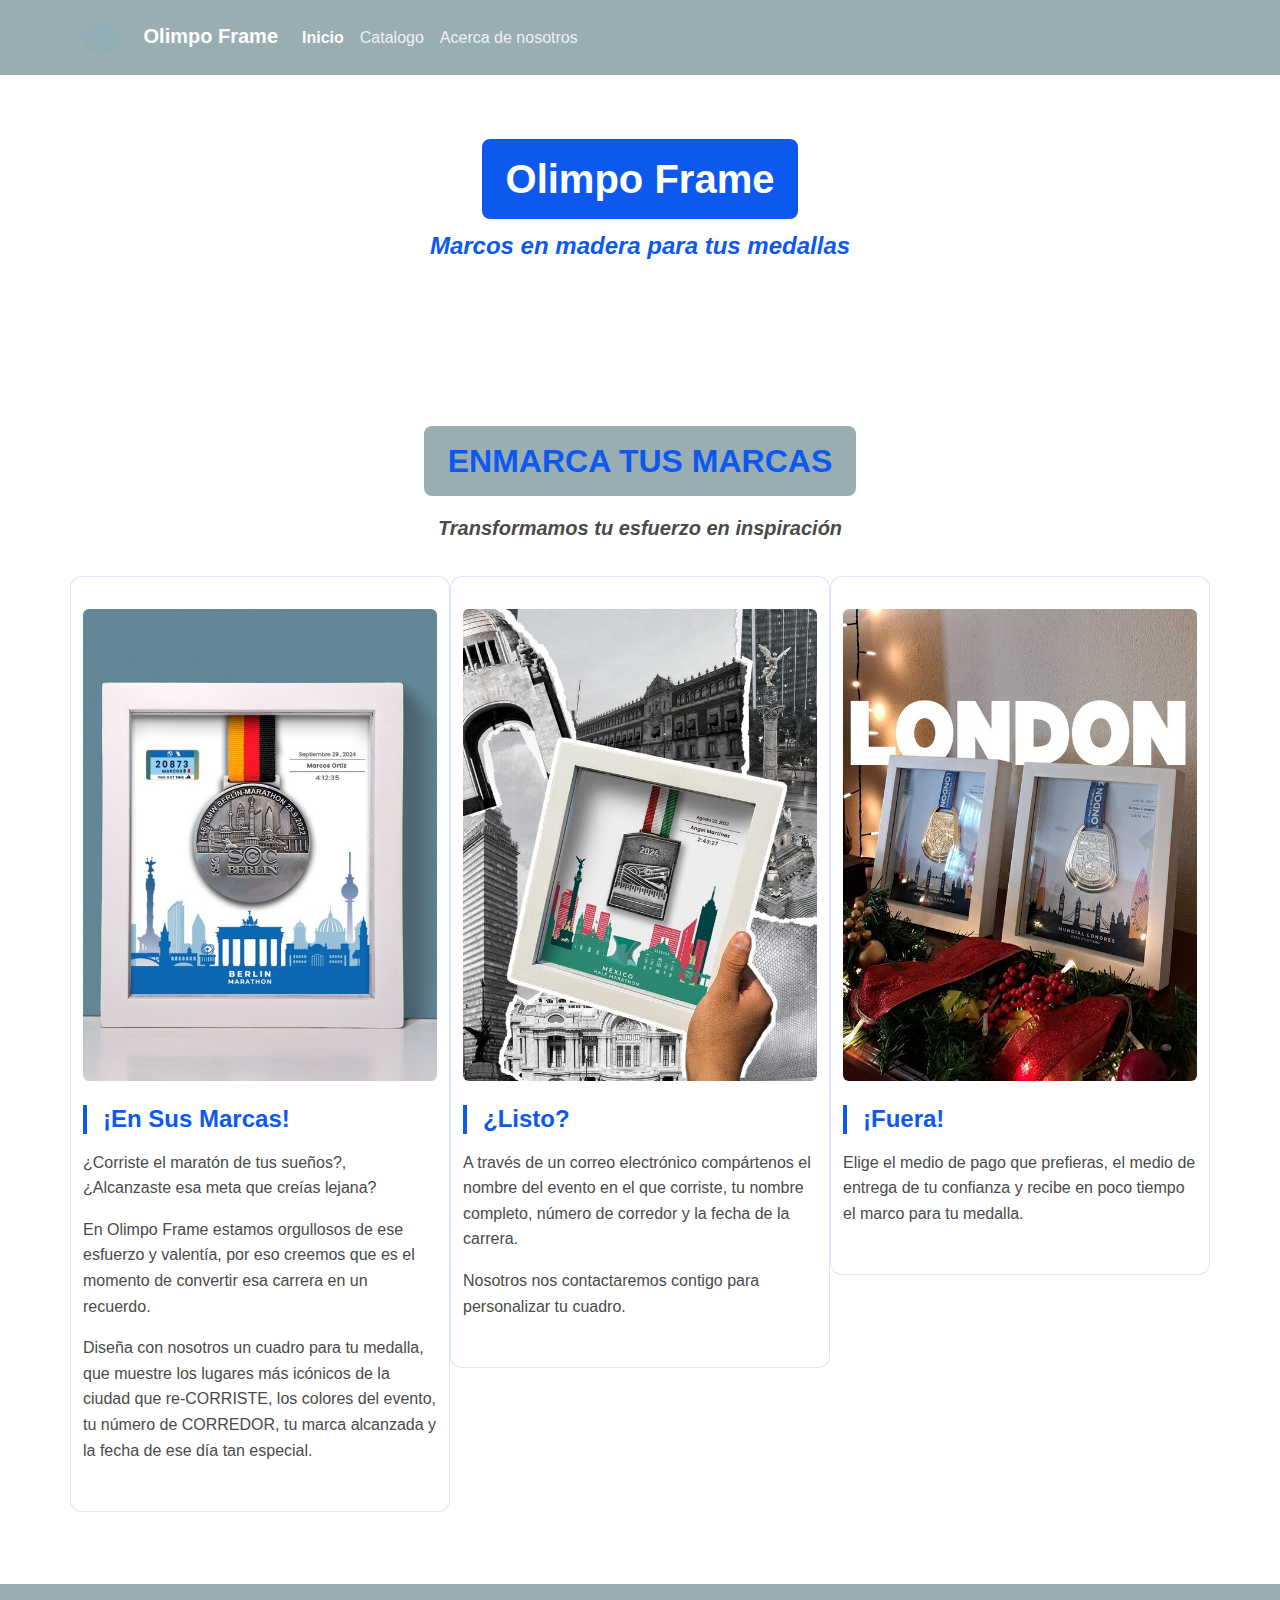
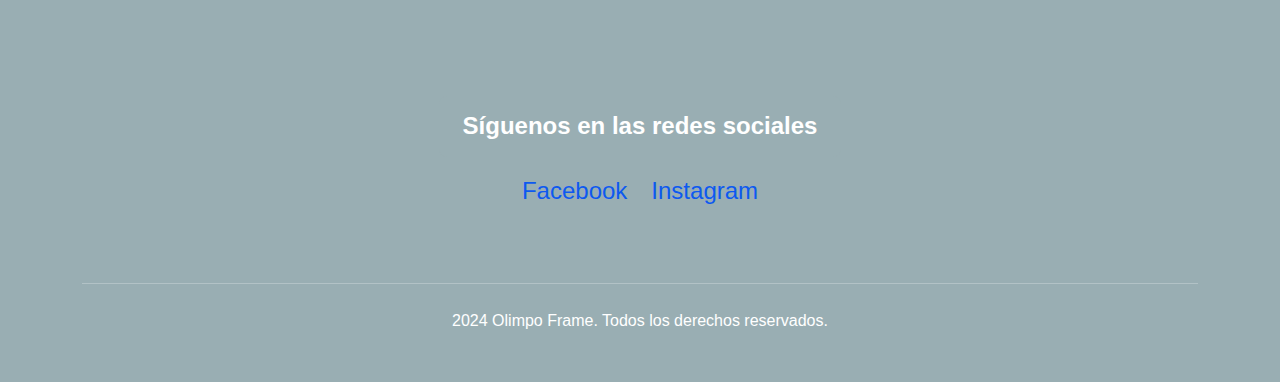
<file: index.html>
<!DOCTYPE html>
<html lang="es">
<head>
    <meta charset="UTF-8">
    <meta name="viewport" content="width=device-width, initial-scale=1.0">
    <title>Olimpo Frame</title>
    <link href="https://cdn.jsdelivr.net/npm/bootstrap@5.3.3/dist/css/bootstrap.min.css" rel="stylesheet" integrity="sha384-QWTKZyjpPEjISv5WaRU9OFeRpok6YctnYmDr5pNlyT2bRjXh0JMhjY6hW+ALEwIH" crossorigin="anonymous">
<link rel="stylesheet" href="Estilos1.css">
  </head>

<body>
<header>
  <nav class="navbar navbar-expand-lg navbar-dark">
    <div class="container">
      <a class="navbar-brand" href="index.html">
        <img src="imagenes/Logo.png" alt="Logo de Olimpo Frame" class="d-inline-block align-text-middle me-3" width="40">
Olimpo Frame
</a>
            
<button class="navbar-toggler" type="button" data-bs-toggle="collapse" data-bs-target="#navbarSupportedContent" aria-controls="navbarSupportedContent" aria-expanded="false" aria-label="Toggle navigation">
        <span class="navbar-toggler-icon"></span>
      </button>
      
      <div class="collapse navbar-collapse" id="navbarSupportedContent">
        <ul class="navbar-nav me-auto mb-2 mb-lg-0">
          <li class="nav-item">
            <a class="nav-link active" aria-current="page" href="index.html">Inicio</a>
          </li>
          <li class="nav-item">
            <a class="nav-link" href="catalogo.html">Catalogo</a>
          </li>
            <li class="nav-item">
                <a class="nav-link" href="acerca.html">Acerca de nosotros</a>
              </li>
                      </ul>
                </div>
    
              </div>    
  </nav>

  <div class="container header-title">
    <h1>Olimpo Frame</h1>
    <p class="subtitulo">Marcos en madera para tus medallas</p>
  </div>
</header>

<main>
<section>
<div class="container">
      <header class="section-header">
<h2>ENMARCA TUS MARCAS</h2>
<p class="subtitulo">Transformamos tu esfuerzo en inspiración</p>
      </header>
  
      <div class="row">
<article class="col-md-4 mb-4">
      <img src="imagenes/berlin.jpg" class="img-fluid rounded mx-auto d-block" alt="Maratón de Berlín" />
    <h3>¡En Sus Marcas!</h3>    
      <p>¿Corriste el maratón de tus sueños?, ¿Alcanzaste esa meta que creías lejana?</p>
<p>En Olimpo Frame estamos orgullosos de ese esfuerzo y valentía, por eso creemos que es el momento de convertir esa carrera en un recuerdo.</p>
<p>Diseña con nosotros un cuadro para tu medalla, que muestre los lugares más icónicos de la ciudad que re-CORRISTE, los colores del evento, tu número de CORREDOR, tu marca alcanzada y la fecha de ese día tan especial.</p>
</article>

<article class="col-md-4 mb-4">
<img src="imagenes/cdmx.jpg" class="img-fluid rounded mx-auto d-block" alt="Maratón de la ciudad de México" />
  <h3>¿Listo?</h3>
  <p>A través de un correo electrónico compártenos el nombre del evento en el que corriste, tu nombre completo, número de corredor y la fecha de la carrera.</p>
<p>Nosotros nos contactaremos contigo para personalizar tu cuadro.</p>
</article>  

<article class="col-md-4 mb-4">
<img src="imagenes/london.jpg" class="img-fluid rounded mx-auto d-block" alt="Maratón de Londres" />
<h3>¡Fuera!</h3>
      <p>Elige el medio de pago que prefieras, el medio de entrega de tu confianza y recibe en poco tiempo el marco para tu medalla.</p>
</article>  
</div>
</div>
</section>
</main>

<footer>
    <div class="container">
<section class="footer-social">
      <h2>Síguenos en las redes sociales</h2>
        <nav class="footer-nav">
    <ul class="list-unstyled d-flex justify-content-center gap-4">
<li><a href="https://www.facebook.com/share/1XbsXaZfNV/?mibextid=wwXIfr" target="_blank">Facebook</a></li>
    <li><a href="https://www.instagram.com/olimpoframe?igsh=MWR4b252OWgydzV0Nw==" target="_blank">Instagram</a></li>
    </ul>
        </nav>
</section>
        <div class="footer-copy">
<p>2024 Olimpo Frame. Todos los derechos reservados.</p>
    </div >
    </div>
  </footer>

<script src="https://cdn.jsdelivr.net/npm/bootstrap@5.3.3/dist/js/bootstrap.bundle.min.js" integrity="sha384-YvpcrYf0tY3lHB60NNkmXc5s9fDVZLESaAA55NDzOxhy9GkcIdslK1eN7N6jIeHz" crossorigin="anonymous"></script>
    </body>
</html>
</file>
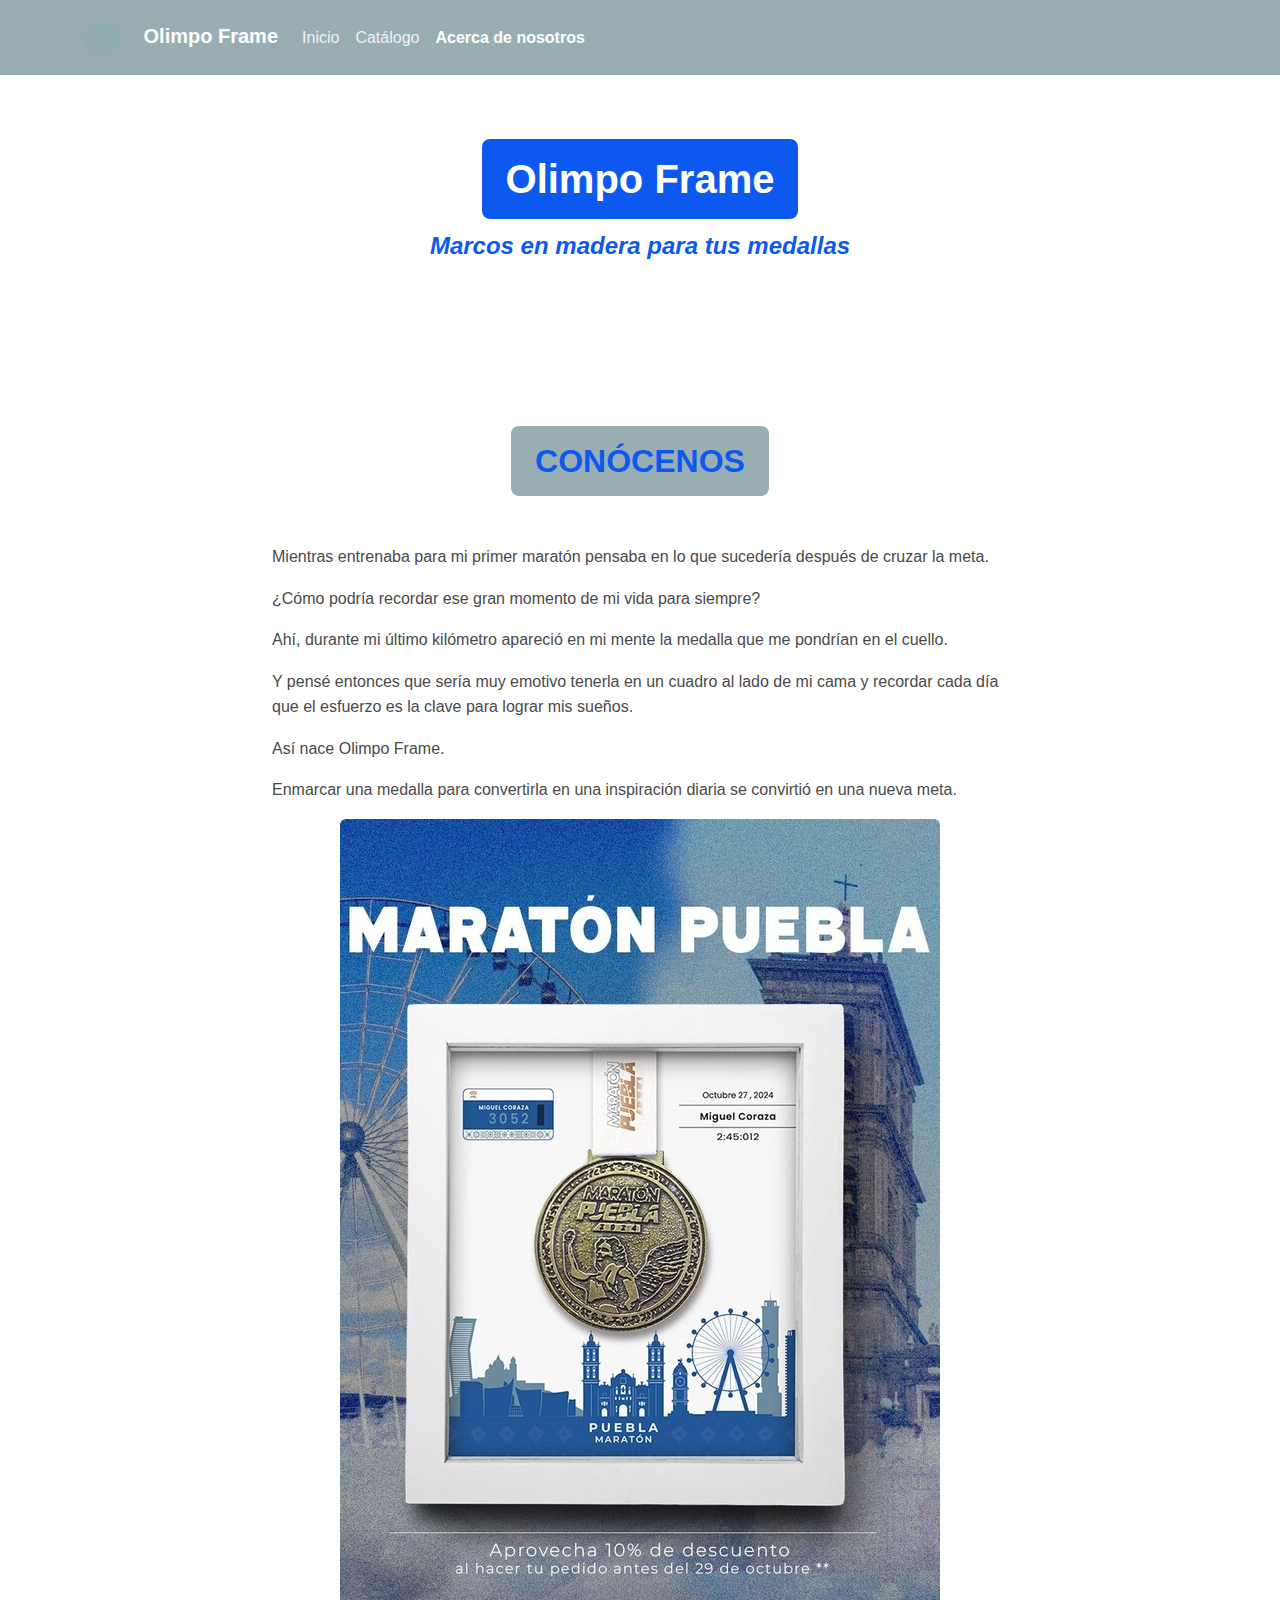
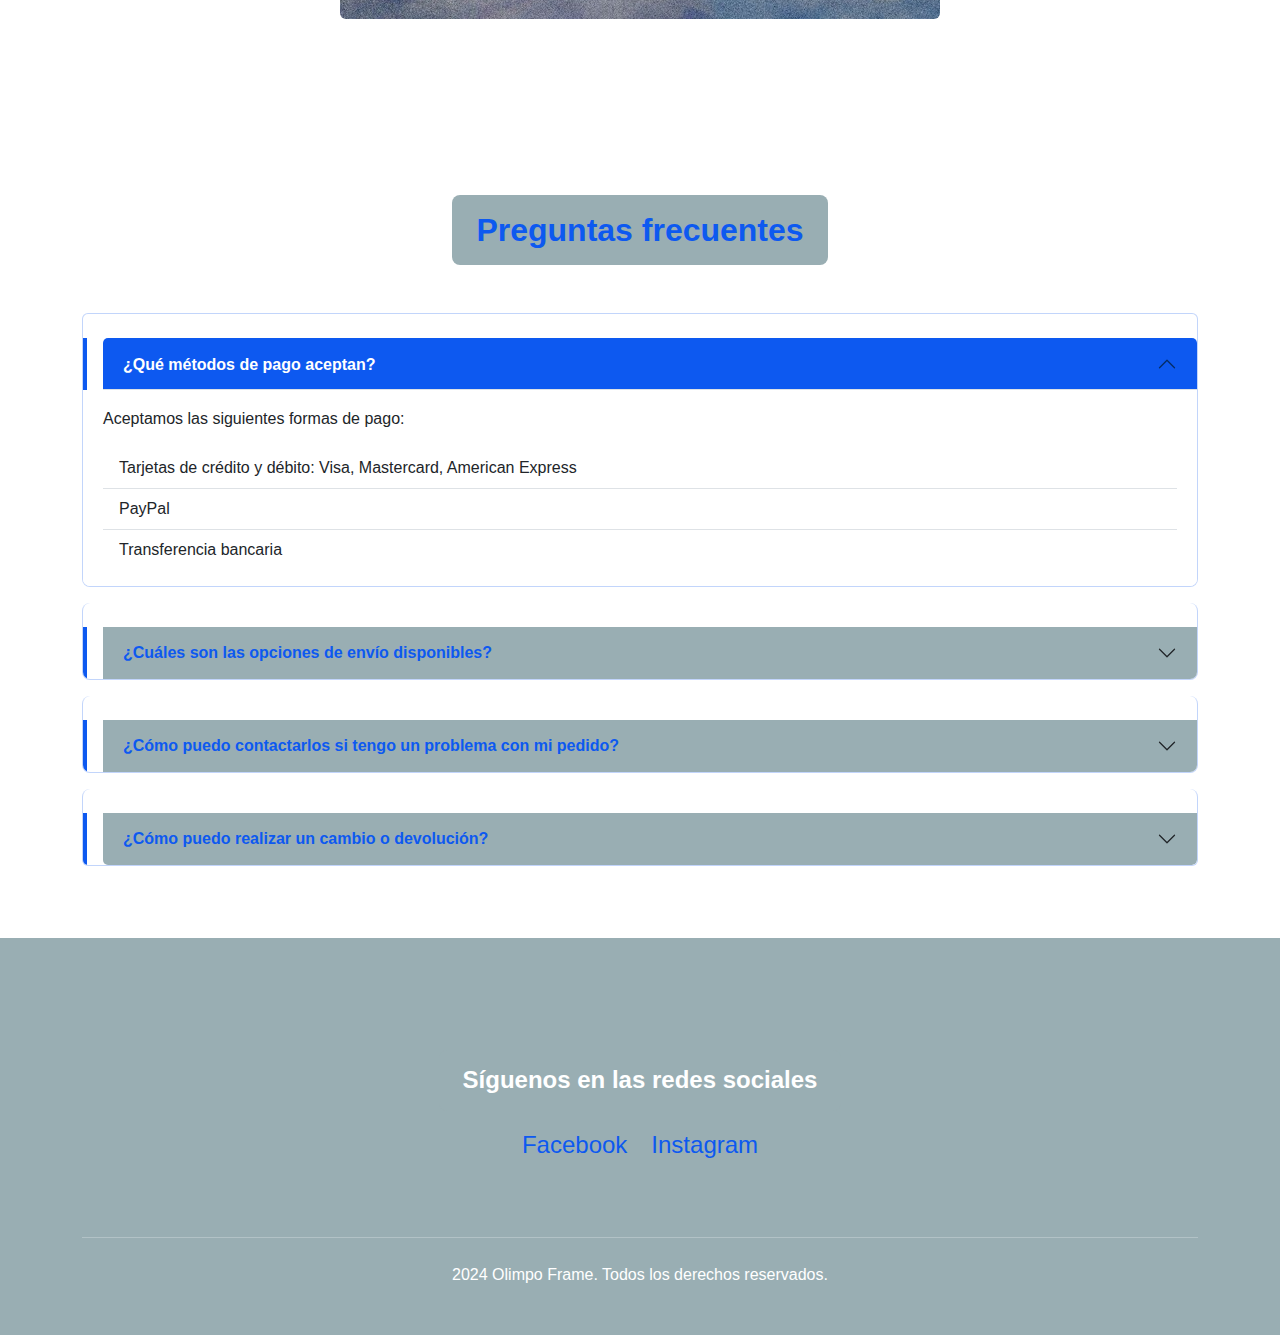
<file: acerca.html>
<!DOCTYPE html>
<html lang="es">
<head>
    <meta charset="UTF-8">
    <meta name="viewport" content="width=device-width, initial-scale=1.0">
    <title>Olimpo Frame</title>
    <link href="https://cdn.jsdelivr.net/npm/bootstrap@5.3.3/dist/css/bootstrap.min.css" rel="stylesheet" integrity="sha384-QWTKZyjpPEjISv5WaRU9OFeRpok6YctnYmDr5pNlyT2bRjXh0JMhjY6hW+ALEwIH" crossorigin="anonymous">
<link rel="stylesheet" href="Estilos1.css">    
</head>

<body>
<header>
  <nav class="navbar navbar-expand-lg navbar-dark">
    <div class="container">
      <a class="navbar-brand" href="index.html">
        <img src="imagenes/Logo.png" alt="Logo de Olimpo Frame" class="d-inline-block align-text-middle me-3" width="40">
Olimpo Frame
</a>
            
<button class="navbar-toggler" type="button" data-bs-toggle="collapse" data-bs-target="#navbarSupportedContent" aria-controls="navbarSupportedContent" aria-expanded="false" aria-label="Toggle navigation">
        <span class="navbar-toggler-icon"></span>
      </button>
      
      <div class="collapse navbar-collapse" id="navbarSupportedContent">
        <ul class="navbar-nav me-auto mb-2 mb-lg-0">
          <li class="nav-item">
                <a class="nav-link" href="index.html">Inicio</a>
            </li>
          <li class="nav-item">
            <a class="nav-link" href="catalogo.html">Catálogo</a>
          </li>
            <li class="nav-item">
                          <a class="nav-link active" aria-current="page" href="acerca.html">Acerca de nosotros</a>
</li>
                      </ul>
                </div>
    
              </div>    
  </nav>

  <div class="container header-title">
    <h1>Olimpo Frame</h1>
    <p class="subtitulo">Marcos en madera para tus medallas</p>
  </div>
</header>

<main>
<section>
<div class="container">
      <header class="section-header">
<h2>CONÓCENOS</h2>
      </header>

<div class="row">
<div class="col-md-8 mx-auto contenido-texto">
<p>Mientras entrenaba para mi primer maratón pensaba en lo que sucedería después de cruzar la meta.</p>
<p>¿Cómo podría recordar ese gran momento de mi vida para siempre?</p>
<p>Ahí, durante mi último kilómetro apareció en mi mente la medalla que me pondrían en el cuello.</p>
<p>Y pensé entonces que sería muy emotivo tenerla en un cuadro al lado de mi cama y recordar cada día que el esfuerzo es la clave para lograr mis sueños.</p>
<p>Así nace Olimpo Frame.</p>
<p>Enmarcar una medalla para convertirla en una inspiración diaria se convirtió en una nueva meta.</p>
<img src="imagenes/puebla.jpg" class="img-fluid rounded mx-auto d-block" alt = "Maratón de la ciudad de Puebla" /> 
</div>
</div>
</div>
</section>

<section>
<div class="container">
  <header class="section-header">
<h2>Preguntas frecuentes</h2>
</header>
  
<div class="accordion my-4" id="accordionExample">
  <div class="accordion-item">
    <h3 class="accordion-header">
      <button class="accordion-button" type="button" data-bs-toggle="collapse" data-bs-target="#seccion1" aria-expanded="true" aria-controls="seccion1">
        ¿Qué métodos de pago aceptan?
      </button>
    </h3>
    <div id="seccion1" class="accordion-collapse collapse show" data-bs-parent="#accordionExample">
      <div class="accordion-body text-start">
        <p>Aceptamos las siguientes formas de pago:</p>
          <ul class="list-group list-group-flush">
<li class="list-group-item">          Tarjetas de crédito y débito: Visa, Mastercard, American Express</li>
<li class="list-group-item">PayPal</li>
<li class="list-group-item">          Transferencia bancaria</li>
</ul>
</div>
    </div>
  </div>

  <div class="accordion-item">
    <h3 class="accordion-header">
      <button class="accordion-button collapsed" type="button" data-bs-toggle="collapse" data-bs-target="#seccion2" aria-expanded="false" aria-controls="seccion2">
        ¿Cuáles son las opciones de envío disponibles?        
      </button>
    </h3>
    <div id="seccion2" class="accordion-collapse collapse" data-bs-parent="#accordionExample">
      <div class="accordion-body text-start">
        <p>Ofrecemos las siguientes opciones de envío:</p>
<ul class="list-group list-group-flush">
<li class="list-group-item">Envío estándar: Entrega en 3-5 días hábiles</li>
<li class="list-group-item">Envío express: Entrega en 1-2 días hábiles</li>
</ul>      
        </div>
    </div>
  </div>

  <div class="accordion-item">
    <h3 class="accordion-header">
      <button class="accordion-button collapsed" type="button" data-bs-toggle="collapse" data-bs-target="#seccion3" aria-expanded="false" aria-controls="seccion3">
        ¿Cómo puedo contactarlos si tengo un problema con mi pedido?        
      </button>
    </h3>
    <div id="seccion3" class="accordion-collapse collapse" data-bs-parent="#accordionExample">
      <div class="accordion-body text-start">
        <p>Puedes contactarnos a través de los siguientes medios:</p>
<ul class="list-group list-group-flush">
<li class="list-group-item">Envíanos un correo electrónico a: contacto@olimpoframe.mx</li>
<li class="list-group-item">Mándanos mensaje directo a nuestras redes sociales: @olimpoframe</li>
</ul>      
              </div>
    </div>
  </div>

<div class="accordion-item">
  <h3 class="accordion-header">
    <button class="accordion-button collapsed" type="button" data-bs-toggle="collapse" data-bs-target="#seccion4" aria-expanded="false" aria-controls="seccion4">
      ¿Cómo puedo realizar un cambio o devolución?      
    </button>
  </h3>
  <div id="seccion4" class="accordion-collapse collapse" data-bs-parent="#accordionExample">
    <div class="accordion-body text-start">
      <p>Puedes consultar nuestra política de cambios y devoluciones</p>
<p>Disponible en el siguiente enlace.</p>            
    </div>
  </div>
</div>
  </div>
</div>
</section>
</main>  

<footer>
    <div class="container">
<section class="footer-social">
      <h2>Síguenos en las redes sociales</h2>
        <nav class="footer-nav">
    <ul class="list-unstyled d-flex justify-content-center gap-4">
<li><a href="https://www.facebook.com/share/1XbsXaZfNV/?mibextid=wwXIfr" target="_blank">Facebook</a></li>
    <li><a href="https://www.instagram.com/olimpoframe?igsh=MWR4b252OWgydzV0Nw==" target="_blank">Instagram</a></li>
    </ul>
        </nav>
</section>
        <div class="footer-copy">
<p>2024 Olimpo Frame. Todos los derechos reservados.</p>
    </div >
    </div>
  </footer>

  <script src="https://cdn.jsdelivr.net/npm/bootstrap@5.3.3/dist/js/bootstrap.bundle.min.js" integrity="sha384-YvpcrYf0tY3lHB60NNkmXc5s9fDVZLESaAA55NDzOxhy9GkcIdslK1eN7N6jIeHz" crossorigin="anonymous"></script>
    </body>
</html>
</file>
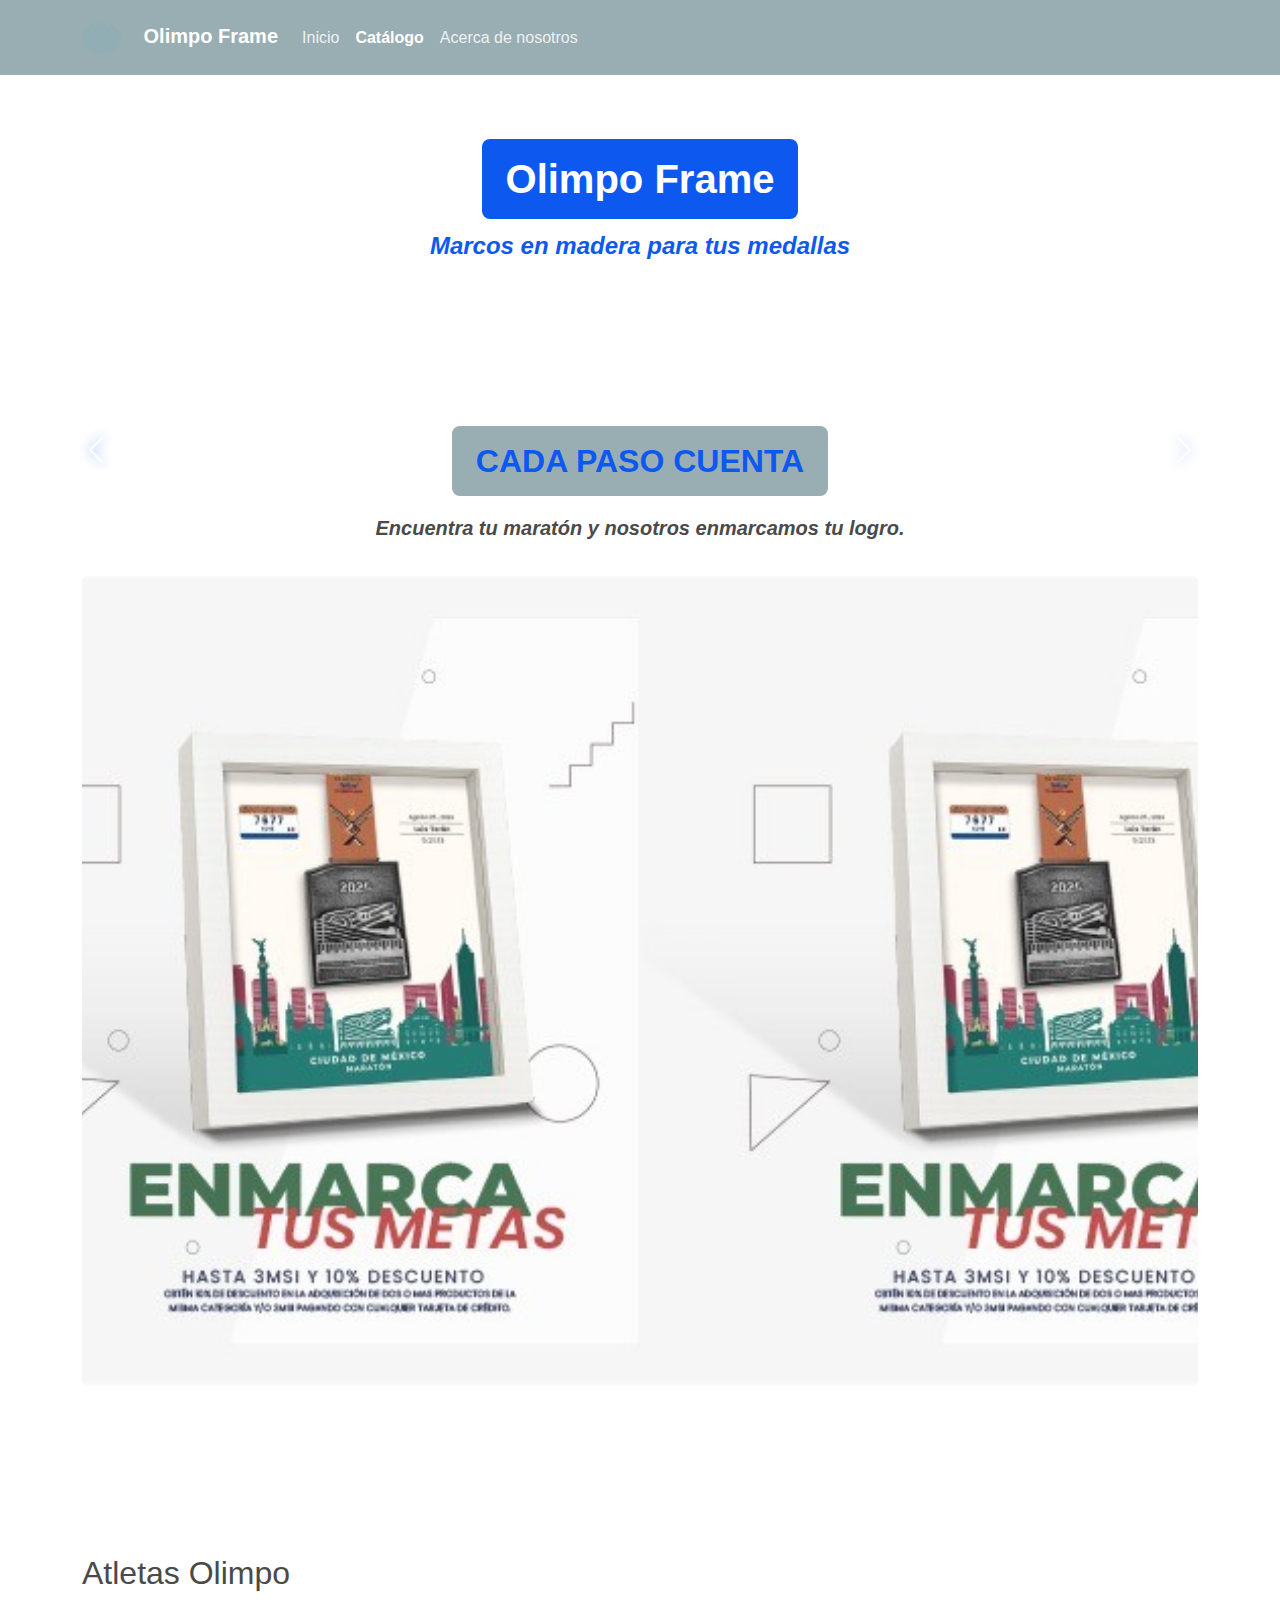
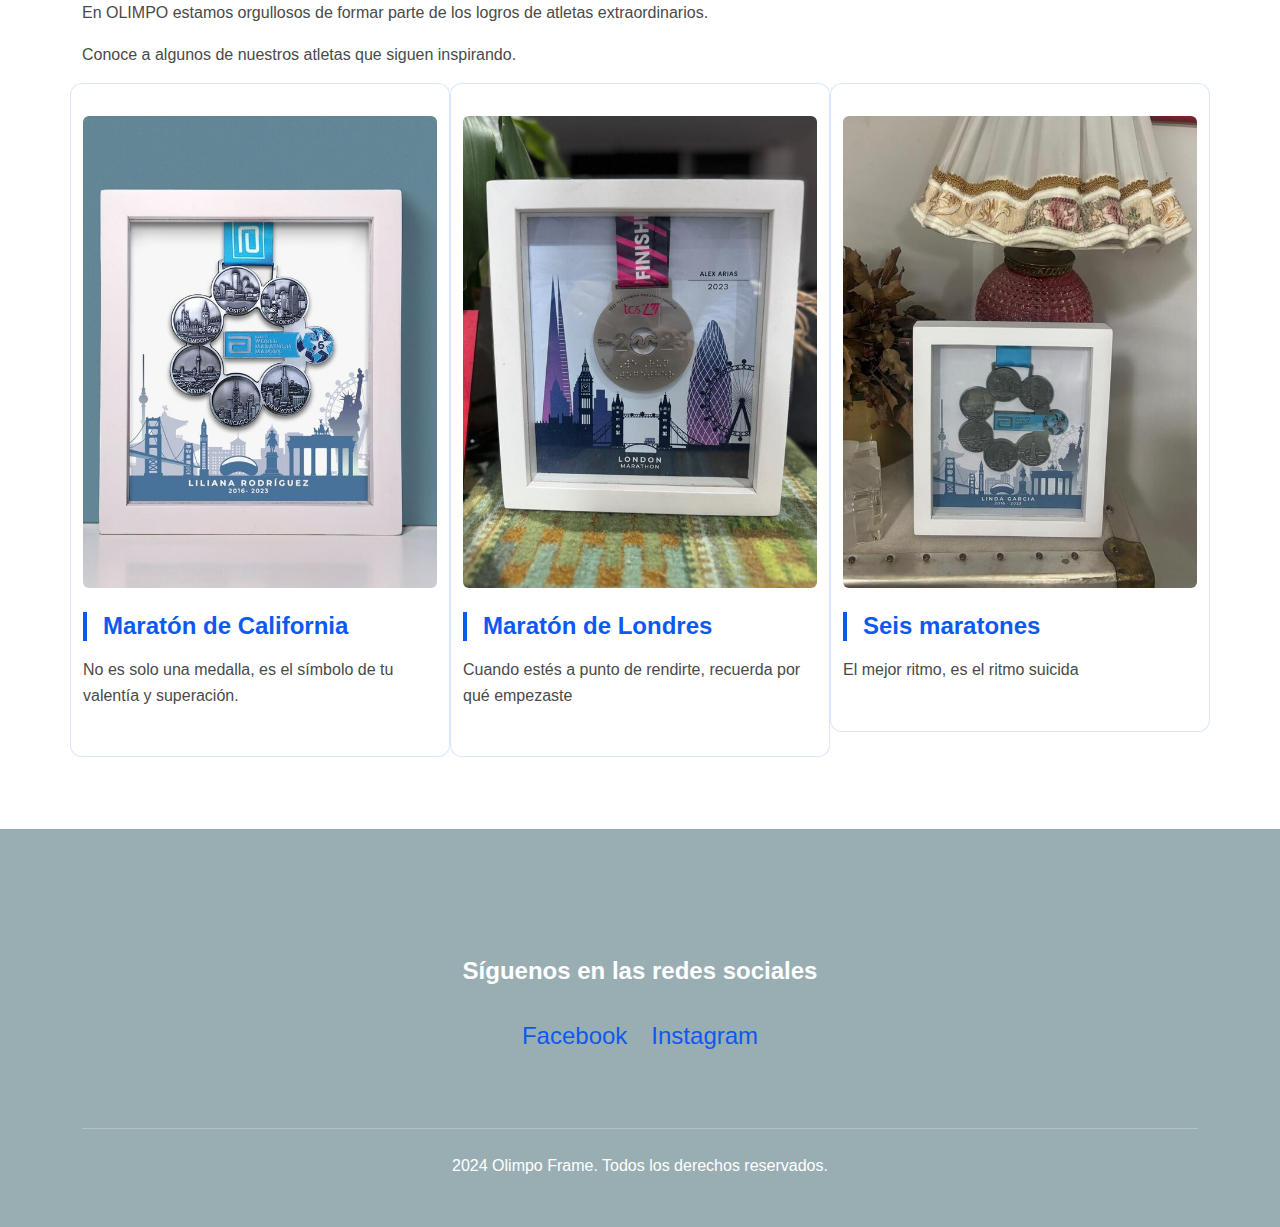
<file: catalogo.html>
<!DOCTYPE html>
<html lang="es">
<head>
    <meta charset="UTF-8">
    <meta name="viewport" content="width=device-width, initial-scale=1.0">
    <title>Olimpo Frame</title>
    <link href="https://cdn.jsdelivr.net/npm/bootstrap@5.3.3/dist/css/bootstrap.min.css" rel="stylesheet" integrity="sha384-QWTKZyjpPEjISv5WaRU9OFeRpok6YctnYmDr5pNlyT2bRjXh0JMhjY6hW+ALEwIH" crossorigin="anonymous">
<link rel="stylesheet" href="Estilos1.css">    
</head>

<body>
<header>
  <nav class="navbar navbar-expand-lg navbar-dark">
    <div class="container">
      <a class="navbar-brand" href="index.html">
        <img src="imagenes/Logo.png" alt="Logo de Olimpo Frame" class="d-inline-block align-text-middle me-3" width="40">
Olimpo Frame
</a>
            
<button class="navbar-toggler" type="button" data-bs-toggle="collapse" data-bs-target="#navbarSupportedContent" aria-controls="navbarSupportedContent" aria-expanded="false" aria-label="Toggle navigation">
        <span class="navbar-toggler-icon"></span>
      </button>
      
      <div class="collapse navbar-collapse" id="navbarSupportedContent">
        <ul class="navbar-nav me-auto mb-2 mb-lg-0">
          <li class="nav-item">
            <a class="nav-link" href="index.html">Inicio</a>
            </li>
          <li class="nav-item">
                      <a class="nav-link active" aria-current="page" href="catalogo.html">Catálogo</a>
</li>
            <li class="nav-item">
                <a class="nav-link" href="acerca.html">Acerca de nosotros</a>
              </li>
                      </ul>
                </div>
    
              </div>    
  </nav>

  <div class="container header-title">
    <h1>Olimpo Frame</h1>
    <p class="subtitulo">Marcos en madera para tus medallas</p>
  </div>
</header>

<main>
<section>
<div class="container">
      <header class="section-header">
<h2>CADA PASO CUENTA</h2>
<p class="subtitulo">Encuentra tu maratón y nosotros enmarcamos tu logro.</p>
      </header>
      
    <div id="carouselExampleAutoplaying" class="carousel slide my-4 rounded overflow-hidden" data-bs-ride="carousel">
  <div class="carousel-inner">
    <div class="carousel-item active" data-bs-interval="3000">
      <img src="imagenes/promocionolimpo.jpg" class="d-block w-100 carousel-img" alt="Cartel promocional de los marcos para medallas">
    </div>
    <div class="carousel-item" data-bs-interval="3000">
      <img src="imagenes/cuadroolimpo.jpg" class="d-block w-100 carousel-img" alt="Cuadro preparado para regalo">
    </div>
    <div class="carousel-item" data-bs-interval="3000">
      <img src="imagenes/cuadrofrontalytrasero.jpg" class="d-block w-100 carousel-img" alt="Dos cuadros mostrados de frente y reverso">
    </div>
    <div class="carousel-item" data-bs-interval="3000">
      <img src="imagenes/chilelondres.jpg" class="d-block w-100 carousel-img" alt="Dos cuadros que muestran medallas ya colocadas">
    </div>  
  </div>
    </div>
    
    <button class="carousel-control-prev" type="button" data-bs-target="#carouselExampleAutoplaying" data-bs-slide="prev">
    <span class="carousel-control-prev-icon" aria-hidden="true"></span>
    <span class="visually-hidden">Anterior</span>
  </button>
  <button class="carousel-control-next" type="button" data-bs-target="#carouselExampleAutoplaying" data-bs-slide="next">
    <span class="carousel-control-next-icon" aria-hidden="true"></span>
    <span class="visually-hidden">Siguiente</span>
  </button>

      </div>
</section>

<section>
<div class="container">
<h2>Atletas Olimpo</h2>
<p>En OLIMPO estamos orgullosos de formar parte de los logros de atletas extraordinarios.</p>
<p>Conoce a algunos de nuestros atletas que siguen inspirando.</p>
  
<div class="row">
<article class="col-md-4 mb-4">    
    <img src="imagenes/seis.jpg" class="img-fluid rounded mx-auto d-block" alt = "Medallero de los 6 maratones" />   
<h3>Maratón de California</h3>
<p>No es solo una medalla, es el símbolo de tu valentía y superación.</p>
</article>

<article class="col-md-4 mb-4">
      <img src="imagenes/londres.jpg" class="img-fluid rounded mx-auto d-block" alt = "Medallero del maratón de Londres" />   
<h3>Maratón de Londres</h3>
  <p>Cuando estés a punto de rendirte, recuerda por qué empezaste</p>
</article>  
  
<article class="col-md-4 mb-4">
      <img src="imagenes/sixstar.jpg" class="img-fluid rounded mx-auto d-block" alt = "Medallero de los 6 majors" />       
<h3>Seis maratones</h3>
<p>El mejor ritmo, es el ritmo suicida</p>
</article>  
</div>
</div>
</section>
</main>  

<footer>
    <div class="container">
<section class="footer-social">
      <h2>Síguenos en las redes sociales</h2>
        <nav class="footer-nav">
    <ul class="list-unstyled d-flex justify-content-center gap-4">
<li><a href="https://www.facebook.com/share/1XbsXaZfNV/?mibextid=wwXIfr" target="_blank">Facebook</a></li>
    <li><a href="https://www.instagram.com/olimpoframe?igsh=MWR4b252OWgydzV0Nw==" target="_blank">Instagram</a></li>
    </ul>
        </nav>
</section>
        <div class="footer-copy">
<p>2024 Olimpo Frame. Todos los derechos reservados.</p>
    </div >
    </div>
  </footer>

<script src="https://cdn.jsdelivr.net/npm/bootstrap@5.3.3/dist/js/bootstrap.bundle.min.js" integrity="sha384-YvpcrYf0tY3lHB60NNkmXc5s9fDVZLESaAA55NDzOxhy9GkcIdslK1eN7N6jIeHz" crossorigin="anonymous"></script>
    </body>
</html>
</file>
<file: Estilos1.css>
:root{
  --color-primario: #0D59F0;
  --color-secundario: #99AEB3;
  --color-blanco: #FFFFFF;
  --color-texto: #4A4A4A;
  --radio-sm: 0.5rem;
  --radio-md: 0.75rem;
  --sombra-soft: 0 0.75rem 1.5rem rgba(13, 89, 240, 0.15);
}

body{
  background-color: var(--color-blanco);
  font-family: "Inter", "Segoe UI", Roboto, Arial, sans-serif;
  color: var(--color-texto);
}

header{
  margin-bottom: 3rem;
}

section{
  padding: 3rem 0;
}

section:not(:last-of-type){
  margin-bottom: 3rem;
}

.header-title{
  padding: 2rem;
  margin-top: 2rem;
  border-radius: var(--radio-md);
  max-width: 960px;
  margin-left: auto;
  margin-right: auto;
  text-align: center;
}

.section-header{
  text-align: center;
  margin-bottom: 2rem;
}

.header-title h1{
  background-color: var(--color-primario);
  color: var(--color-blanco);
  font-size: 2.5rem;
  font-weight: 700;
  padding: 1rem 1.5rem;
  margin: 0 0 0.5rem;
  border-radius: var(--radio-sm);
  display: inline-block;
}

.section-header h2,
section > h2{
  background-color: var(--color-secundario);
  color: var(--color-primario);
  font-size: 2rem;
  font-weight: 700;
  padding: 1rem 1.5rem;
  margin: 2rem 0 1rem;
  border-radius: var(--radio-sm);
  display: inline-block;
}

.subtitulo{
  color: var(--color-primario);
  font-size: 1.5rem;
  font-weight: 600;
  font-style: italic;
  margin-bottom: 0;
}

.section-header .subtitulo{
  font-size: 1.25rem;
  color: var(--color-texto);
}

p{
  font-size: 1rem;
  line-height: 1.6;
  margin-bottom: 1rem;
}

h3{
  color: var(--color-primario);
  font-size: 1.5rem;
  font-weight: 600;
  margin: 1.5rem 0 1rem;
  border-left: 4px solid var(--color-primario);
  padding-left: 1rem;
}

a{
  color: var(--color-secundario);
  text-decoration: none;
}

a:hover{
  color: var(--color-primario);
  text-decoration: underline;
}

.navbar{
  background-color: var(--color-secundario);
  padding: 1rem 0;
}

.navbar-brand{
  color: var(--color-blanco);
  font-size: 1.25rem;
  font-weight: 600;
    transition: color 0.3s ease;
}

.navbar-brand:hover{
  color: var(--color-blanco);
}

.navbar-toggler:focus{
    box-shadow: 0 0 0 0.25rem rgba(13, 89, 240, 0.35);
}

.navbar-brand img{
  width: 40px;
height: auto;
}

.nav-link{
  color: rgba(255, 255, 255, 0.85);
  font-size: 1rem;
  padding: 0.5rem 1rem;
    transition: color 0.3s ease;
}

.nav-link:hover{
  color: var(--color-blanco);
}

.nav-link.active{
  color: var(--color-blanco);
  font-weight: 600;
}

article{
  background-color: var(--color-blanco);
  padding: 2rem;
  border-radius: var(--radio-md);
  border: 1px solid rgba(13, 89, 240, 0.15);
  height: 100%;
  transition: transform 0.3s ease, box-shadow 0.3s ease;
}

article img{
  margin-bottom: 1.5rem;
  border-radius: var(--radio-sm);
}

article:hover{
  transform: translateY(-5px);
  box-shadow: var(--sombra-soft);
}

.carousel-inner{
  height: 90vh;
}

.carousel-item{
  height: 100%;
  transition: transform 0.9s ease-in-out;
}

.carousel-img{
  width: 100%;
  height: 100%;
  object-fit: cover;
}

.carousel-control-prev-icon,
.carousel-control-next-icon{
  filter: drop-shadow(0 0 6px rgba(13, 89, 240, 0.7));
}

.accordion-item{
  border: 1px solid rgba(13, 89, 240, 0.25);
  border-radius: var(--radio-sm);
  overflow: hidden;
  margin-bottom: 1rem;
}

.accordion-button{
  background-color: var(--color-secundario);
  color: var(--color-primario);
  font-weight: 600;
}

.accordion-button:not(.collapsed){
  background-color: var(--color-primario);
  color: var(--color-blanco);
}

.accordion-body{
  background-color: var(--color-blanco);
}

footer{
  background-color: var(--color-secundario);
  padding: 2rem 0;
}

.footer-social{
  border-bottom: 1px solid rgba(255, 255, 255, 0.25);
  margin-bottom: 1.5rem;
  text-align: center;
}

.footer-social h2{
  color: var(--color-blanco);
  font-size: 1.5rem;
  font-weight: 600;
  margin-bottom: 1rem;
}

.footer-nav a{
  color: var(--color-primario);
  font-size: 1.5rem;
}
.footer-nav a::after{
    content: "";
    display: block;
    width: 0;
    height: 2px;
    transition: width 0.3s ease;
    margin: 0.5rem auto 0;
}
.footer-nav a:hover::after{
    width: 100%;
}

.footer-copy{
  text-align: center;
  color: var(--color-blanco);
  font-size: 1rem;
    font-weight: 400;
}

@media (max-width: 768px){

  .header-title{
    padding: 1.5rem 1rem;
  }

  .header-title h1{
    font-size: 2rem;
  }

  .section-header h2,
  section > h2{
    font-size: 1.5rem;
  }

  h3{
    font-size: 1.1rem;
    border-left: none;
    border-bottom: 3px solid var(--color-primario);
    padding-left: 0;
    padding-bottom: 0.5rem;
    text-align: center;
  }

  article{
    padding: 1.25rem;
  }

  article:hover{
    transform: none;
    box-shadow: none;
  }

  .carousel-inner{
    height: 65vh;
  }

  footer{
    padding: 1.5rem 0;
  }

  .footer-nav a{
    font-size: 1rem;
  }
}
</file>
